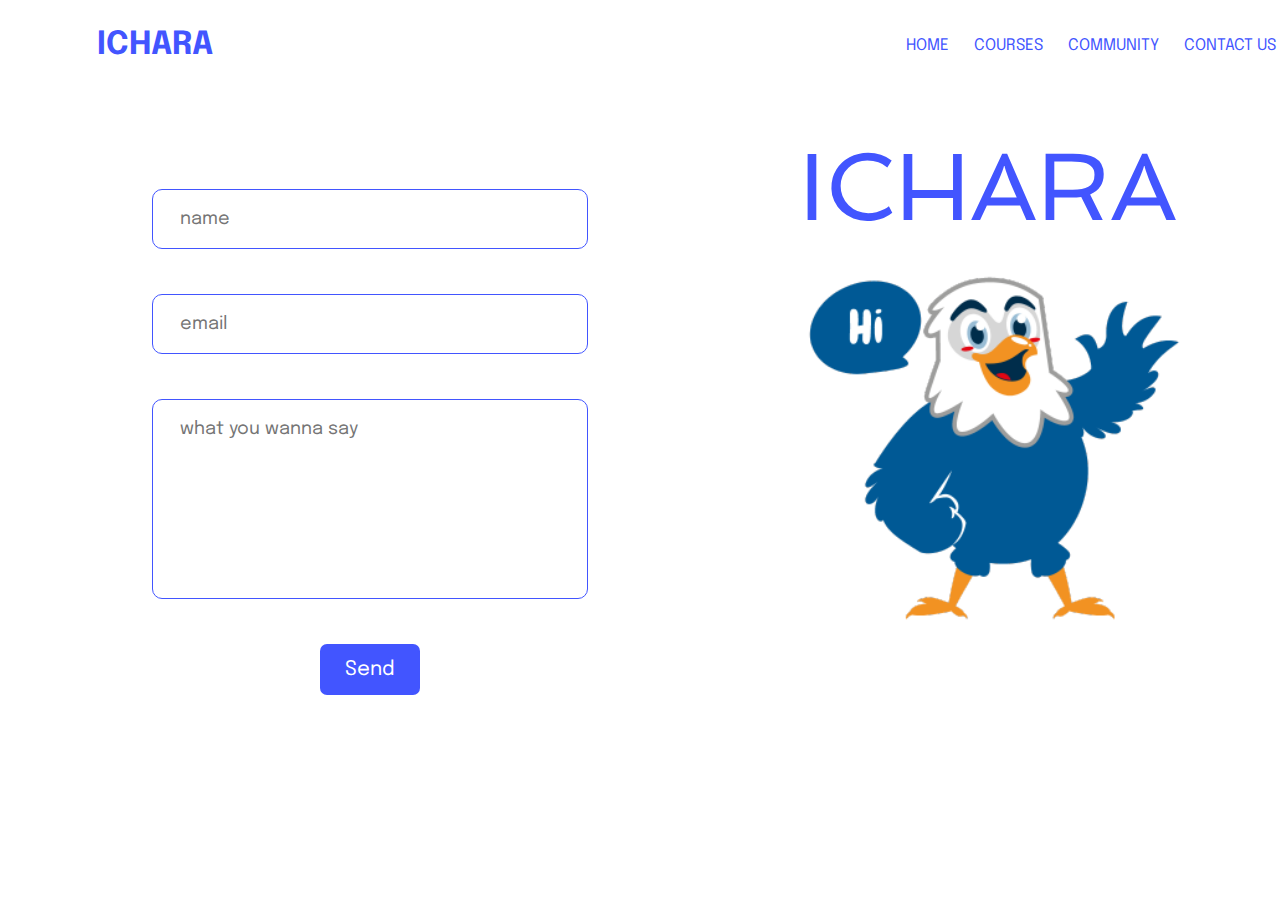
<file: hakiwha/contactus/index.html>
<!DOCTYPE html>
<html lang="en">
<head>
    <meta charset="UTF-8">
    <meta name="viewport" content="width=device-width, initial-scale=1.0">
    <title>Register</title>
    <link rel="stylesheet" href="./style.css">
    <link rel="preconnect" href="https://fonts.googleapis.com">
<link rel="preconnect" href="https://fonts.gstatic.com" crossorigin>
<link href="https://fonts.googleapis.com/css2?family=Epilogue:ital,wght@0,100..900;1,100..900&display=swap" rel="stylesheet">
<link rel="preconnect" href="https://fonts.googleapis.com">
<link rel="preconnect" href="https://fonts.gstatic.com" crossorigin>
<link href="https://fonts.googleapis.com/css2?family=Epilogue:ital,wght@0,100..900;1,100..900&family=Spinnaker&display=swap" rel="stylesheet">
</head>
<body>
  <div class="navbar">
    <div class="name">
      <h1 class="titlelogo">ICHARA</h1>
    </div>
    <div class="sections">
      <ul class="list">
        <li class="li">HOME</li>
        <li class="li">COURSES</li>
        <li class="li">COMMUNITY</li>
        <li class="li">CONTACT US</li>
      </ul>
              
    </div>
  </div>
    <div class="box">
       <form>
        <div class="container3  ">
        
         <div class="login">
           <input type="text" placeholder="name" class="subbox"     required>
           <input type="text" placeholder="email" class="subbox"    required>
           <input type="text" placeholder="what you wanna say" class="subbox" id="textarea" required>
          
         </div>
         <input type="submit" id="botton1" value="Send"></input>
       </div>
       </form>
       <div id="container2" >
        <div id="ichara">ICHARA</div>
        <img src="sa9r.png"> 
        
        </div>
       </div>
    </div>
</body>
</html>
</file>
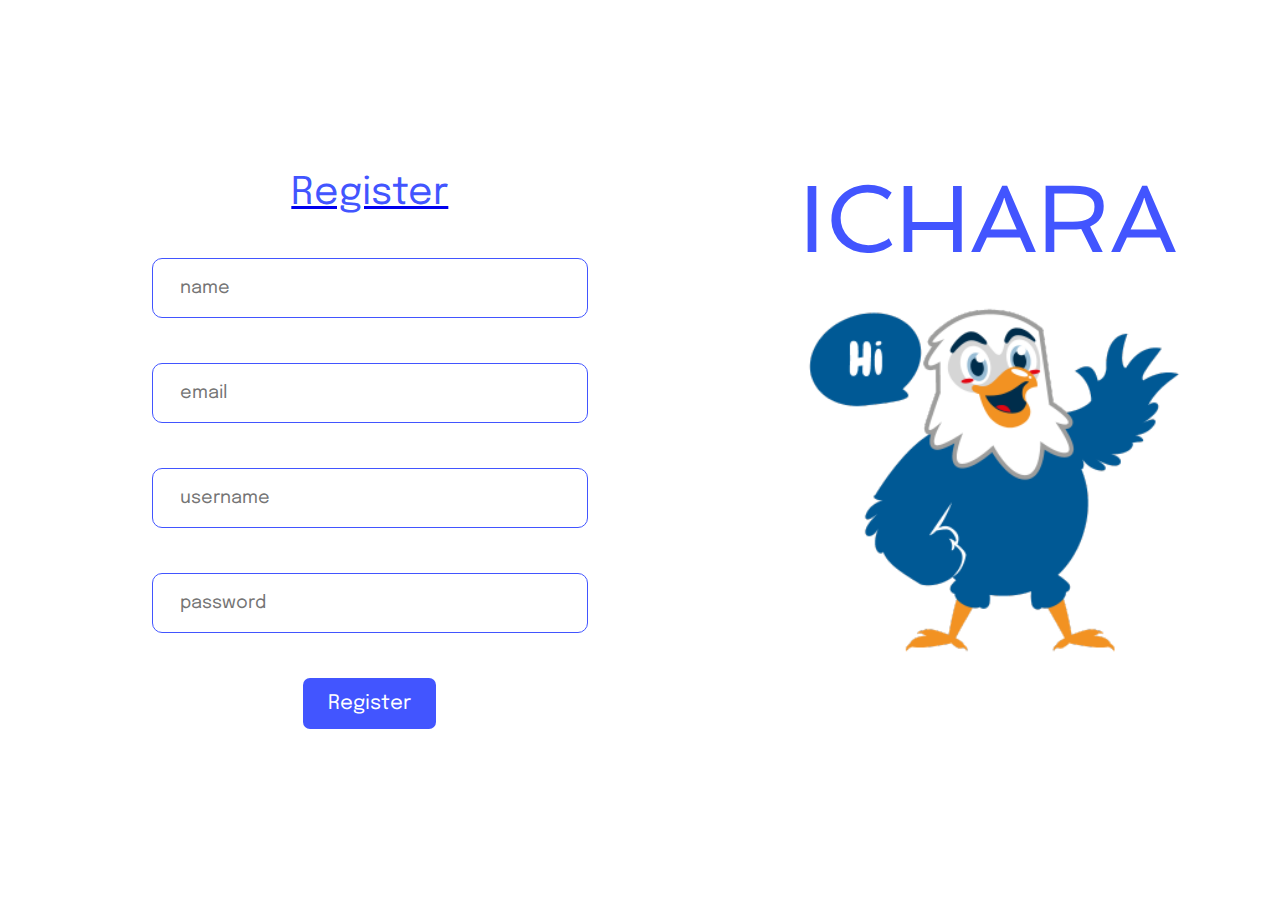
<file: hakiwha/login/index.html>
<!DOCTYPE html>
<html lang="en">
<head>
    <meta charset="UTF-8">
    <meta name="viewport" content="width=device-width, initial-scale=1.0">
    <title>Register</title>
    <link rel="stylesheet" href="style.css">
    <link rel="preconnect" href="https://fonts.googleapis.com">
<link rel="preconnect" href="https://fonts.gstatic.com" crossorigin>
<link href="https://fonts.googleapis.com/css2?family=Epilogue:ital,wght@0,100..900;1,100..900&display=swap" rel="stylesheet">
<link rel="preconnect" href="https://fonts.googleapis.com">
<link rel="preconnect" href="https://fonts.gstatic.com" crossorigin>
<link href="https://fonts.googleapis.com/css2?family=Epilogue:ital,wght@0,100..900;1,100..900&family=Spinnaker&display=swap" rel="stylesheet">
</head>
<body>
    <div class="box">
       <form>
        <div class="container3  ">
         <a href="special page/index.html"><div id="title1"> Register </div></a>
         <div class="login">
           <input type="text" placeholder="name" class="subbox"     required>
           <input type="text" placeholder="email" class="subbox"    required>
           <input type="text" placeholder="username" class="subbox" required>
           <input type="password" placeholder="password" class="subbox" required>
         </div>
         <input type="submit" id="botton1" value="Register"></input>
       </div>
       </form>
       <div id="container2" >
        <div id="ichara">ICHARA</div>
        <img src="sa9r.png"> 
        
        </div>
       </div>
    </div>
</body>
</html>
</file>
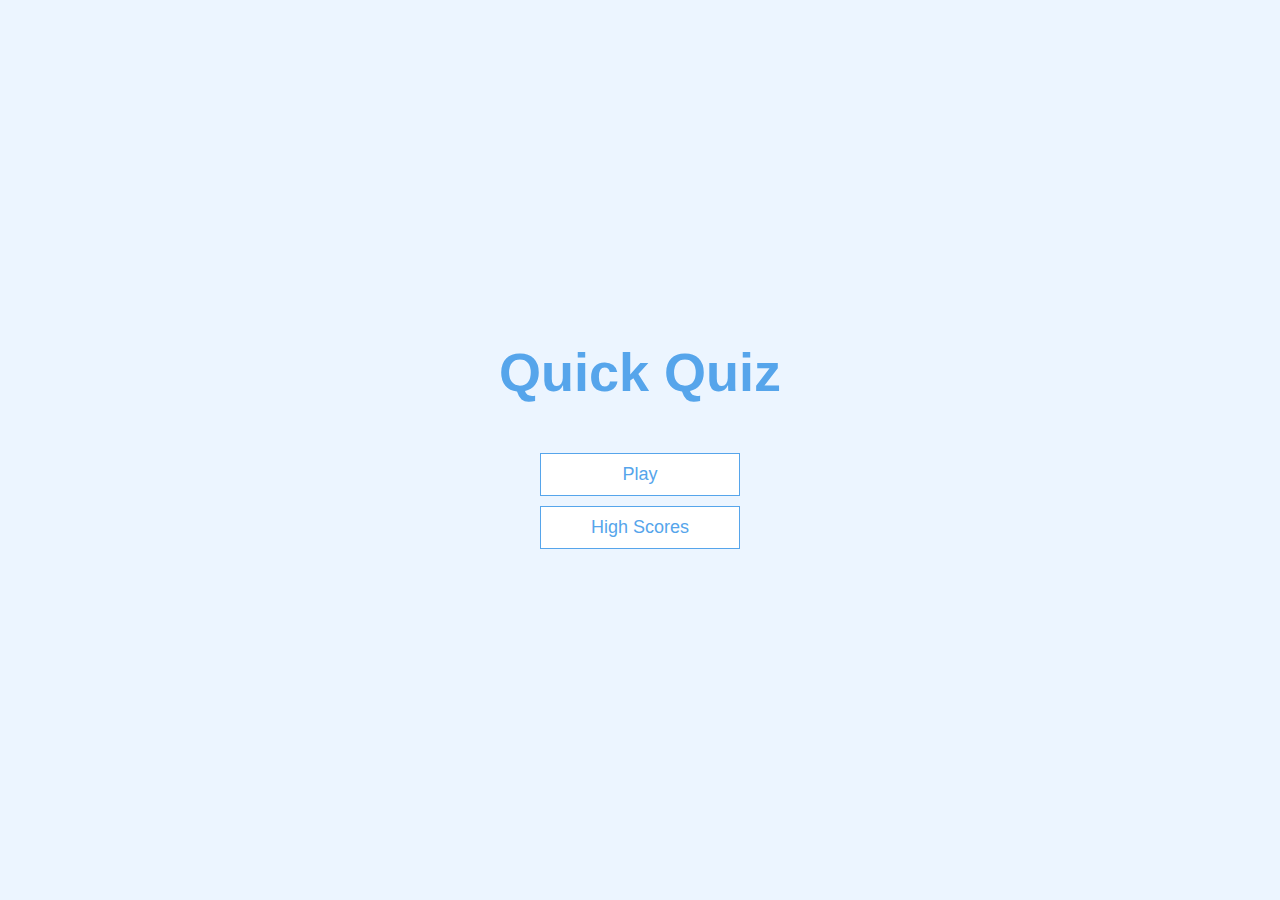
<file: hakiwha/Quiz feature/index.html>
<!DOCTYPE html>
<html lang="en">
  <head>
    <meta charset="UTF-8" />
    <meta name="viewport" content="width=device-width, initial-scale=1.0" />
    <meta http-equiv="X-UA-Compatible" content="ie=edge" />
    <title>Quick Quiz</title>
    <link rel="stylesheet" href="app.css" />
  </head>
  <body>
    <div class="container">
      <div id="home" class="flex-center flex-column">
        <h1>Quick Quiz</h1>
        <a class="btn" href="game.html">Play</a>
        <a class="btn" href="/highscores.html">High Scores</a>
      </div>
    </div>
  </body>
</html>
</file>
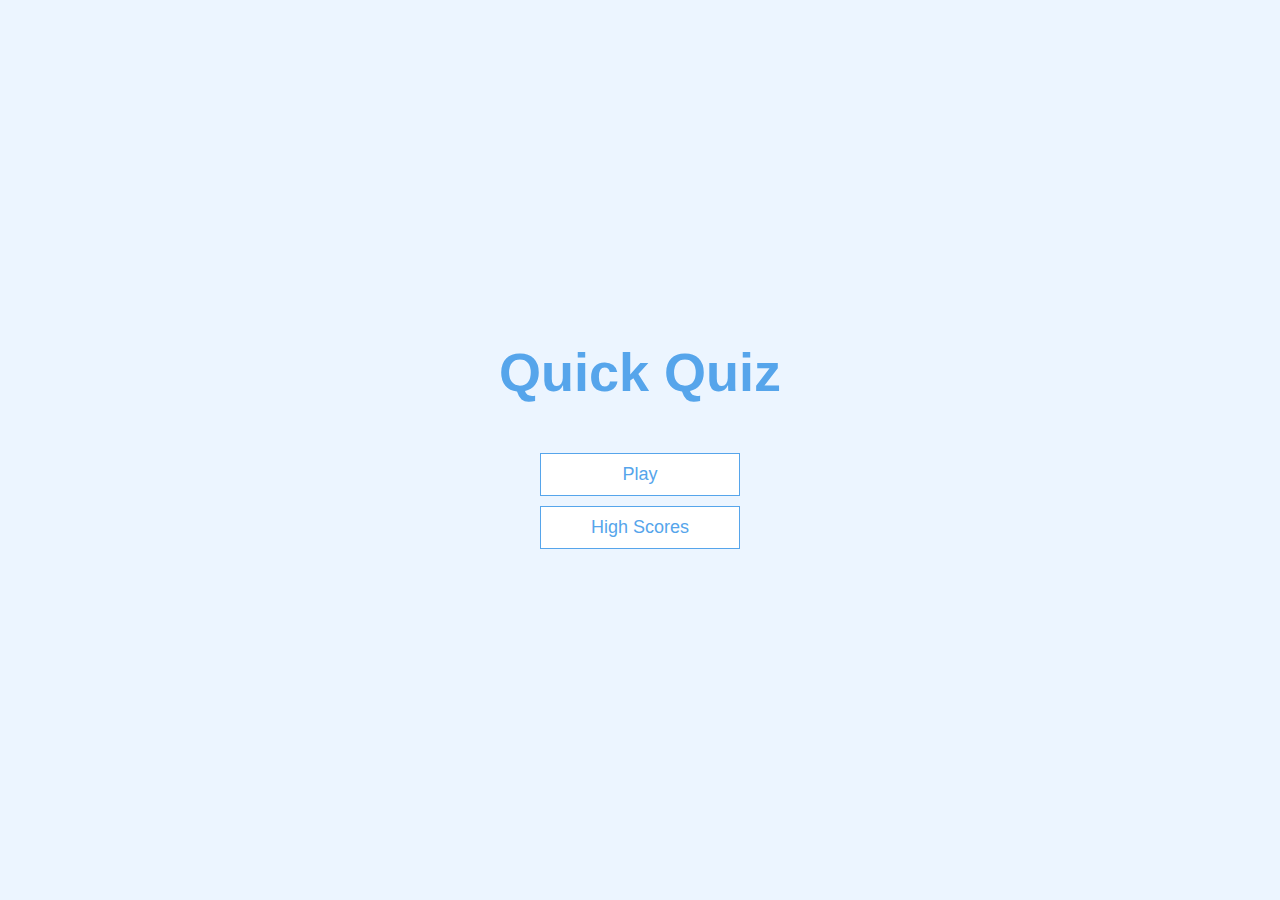
<file: hakiwha/quizzz-main/index.html>
<!DOCTYPE html>
<html lang="en">
  <head>
    <meta charset="UTF-8" />
    <meta name="viewport" content="width=device-width, initial-scale=1.0" />
    <meta http-equiv="X-UA-Compatible" content="ie=edge" />
    <title>Quick Quiz</title>
    <link rel="stylesheet" href="app.css" />
  </head>
  <body>
    <div class="container">
      <div id="home" class="flex-center flex-column">
        <h1>Quick Quiz</h1>
        <a class="btn" href="game.html">Play</a>
        <a class="btn" href="./">High Scores</a>
      </div>
    </div>
  </body>
</html>
</file>
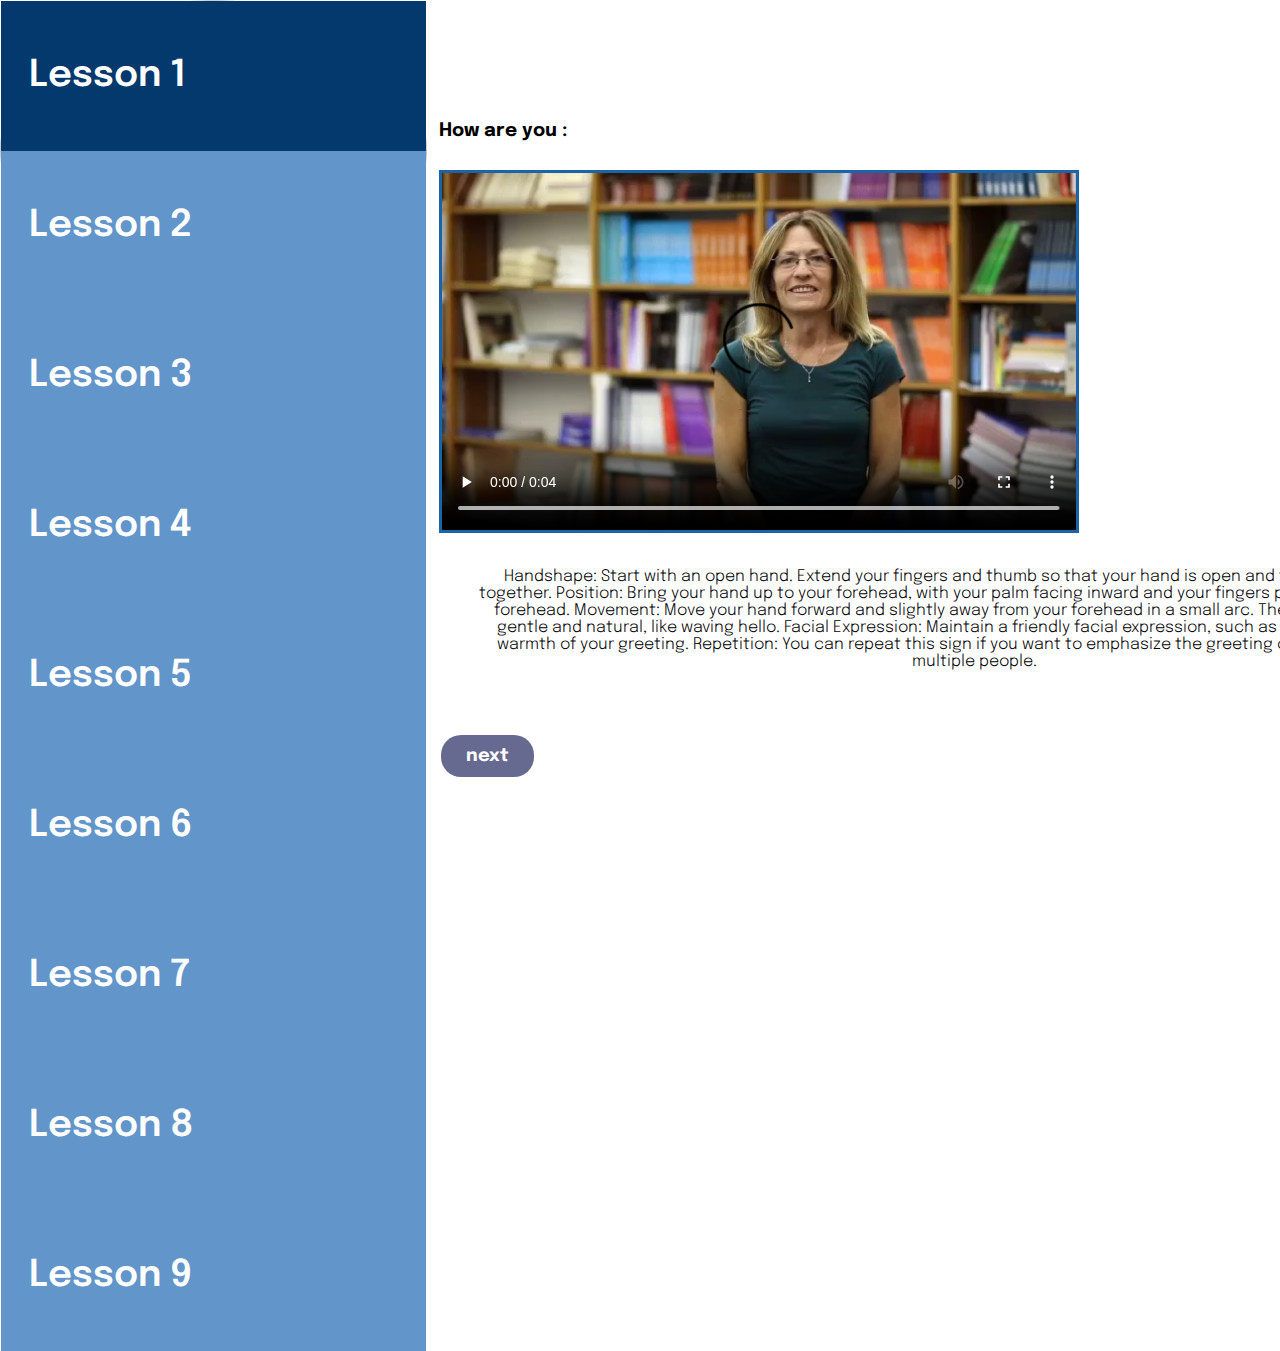
<file: hakiwha/special page/index.html>
<!DOCTYPE html>
<html>
<head>
<meta name="viewport" content="width=device-width, initial-scale=1">
<link href="./style.css" rel="stylesheet">
</head>
<body>

<div class="tab">
  <button class="tablinks" onclick="openCity(event, 'one')" id="defaultOpen"><div class="lesson-nb-container"><p class="lesson-nb">Lesson 1</p></div></button>
  <button class="tablinks" onclick="openCity(event, 'two')"><div class="lesson-nb-container"><p class="lesson-nb">Lesson 2</p></div></button>
  <button class="tablinks" onclick="openCity(event, 'three')"><div class="lesson-nb-container"><p class="lesson-nb">Lesson 3</p></div></button>
  <button class="tablinks" onclick="openCity(event, 'four')" id="defaultOpen"><div class="lesson-nb-container"><p class="lesson-nb">Lesson 4</p></div></button>
  <button class="tablinks" onclick="openCity(event, 'five')"><div class="lesson-nb-container"><p class="lesson-nb">Lesson 5</p></div></button>
  <button class="tablinks" onclick="openCity(event, 'six')"><div class="lesson-nb-container"><p class="lesson-nb">Lesson 6</p></div></button>
  <button class="tablinks" onclick="openCity(event, 'four')" id="defaultOpen"><div class="lesson-nb-container"><p class="lesson-nb">Lesson 7</p></div></button>
  <button class="tablinks" onclick="openCity(event, 'five')"><div class="lesson-nb-container"><p class="lesson-nb">Lesson 8</p></div></button>
  <button class="tablinks" onclick="openCity(event, 'six')"><div class="lesson-nb-container"><p class="lesson-nb">Lesson 9</p></div></button>
</div>
<div class="droite">
<div id="one" class="tabcontent">
  <div class="kl">
    <h3>How are you :</h3>
      <video class="vid" width="640" controls >
        <source src="./how are you.mp4" type="video/mp4">
      </video>

    <h4>Handshape: Start with an open hand. Extend your fingers and thumb so that your hand is open and flat, with your fingers together.

      Position: Bring your hand up to your forehead, with your palm facing inward and your fingers pointing up towards your forehead.
      
      Movement: Move your hand forward and slightly away from your forehead in a small arc. The movement should be gentle and natural, like waving hello.
      
      Facial Expression: Maintain a friendly facial expression, such as a smile, to convey the warmth of your greeting.
      
      Repetition: You can repeat this sign if you want to emphasize the greeting or if you are signing to multiple people.</h4>
    <button onclick="nextLesson(event)">next</button>
  </div>
</div>

<div id="two" class="tabcontent">
  <div class="kl">
    <h3>I am sorry :</h3>
    <div class="vid">
      <video src="./I am sorry.mp4" controls></video>
    </div>
    <h4>Handshape: Start with an open hand. Extend your fingers and thumb so that your hand is open and flat, with your fingers together.

      Position: Bring your hand up to your chin, with your palm facing inward and your fingers pointing up towards your chin.
      
      Movement: Move your hand forward and slightly down, ending with your palm facing slightly downward. The movement is a small, gentle arc.
      
      Facial Expression: Maintain a sincere and apologetic facial expression to convey the meaning of the sign.
      
      Repetition: You can repeat this sign if you want to emphasize your apology.</h4>
    <button onclick="nextLesson(event)">next</button>
  </div>
</div>
<div id="three" class="tabcontent">
  <div class="kl">
    <h3>i didnt mean to :</h3>
    <div class="vid">
      <video src="./i didint mean to.mp4" controls></video>
    </div>
    <h4>Handshape: Start with an open hand. Extend your fingers and thumb so that your hand is open and flat, with your fingers together.

      Position: Bring your hand up to your chest, with your palm facing inward and your fingers pointing up towards your chest.
      
      Movement: Move your hand forward and slightly away from your chest in a small arc. The movement should be gentle and convey a sense of apology.
      
      Facial Expression: Maintain a sincere and apologetic facial expression to convey the meaning of the sign.
      
      Additional Sign: To add the meaning of "didn't mean to," you can combine the sign for "accident" or "mistake" with the sign for "I" (pointing to yourself).</h4>
    <button onclick="nextLesson(event)">next</button>
  </div>
</div>

<div id="four" class="tabcontent">
  <div class="kl">
    <h3>awesome :</h3>
    <div class="vid">
      <video src="./awesome.mp4" controls></video>
    </div>
    <h4>Handshape: Start with both hands in a "5" handshape. This means your fingers are extended and together, and your thumb is tucked under your fingers.

      Position: Bring both of your "5" hands up to your chest, with your palms facing inward and your fingers pointing up towards your chest.
      
      Movement: Move both of your hands outward and away from your chest in a symmetrical motion, opening your fingers slightly as you move. The movement should be smooth and energetic, conveying a sense of excitement or positivity.
      
      Facial Expression: Maintain an enthusiastic and positive facial expression to convey the meaning of "awesome."
      
      Repetition: You can repeat this sign if you want to emphasize the awesomeness of something.</h4>
    <button onclick="nextLesson(event)">next</button>
  </div>
</div>

<div id="five" class="tabcontent">
  <div class="kl">
    <h3>no thanks :</h3>
    <div class="vid">
      <video src="./no thanks.mp4" controls></video>
    </div>
    <h4>Handshape: Start with your dominant hand in a flat, open "5" handshape, with your fingers together and your thumb tucked under your fingers.

      Position: Hold your hand near your chest, with your palm facing downward and your fingers pointing forward.
      
      Movement: Move your hand slightly downward and away from your body in a short, quick motion. This movement indicates a polite refusal or rejection.
      
      Facial Expression: Maintain a neutral or slightly apologetic facial expression to convey the meaning of "no thanks."
      
      Non-Manual Marker: You can add a head shake from side to side to reinforce the negation.</h4>
    <button onclick="nextLesson(event)">next</button>
  </div>
</div>
<div id="six" class="tabcontent">
  <div class="kl">
    <h3>what happened :</h3>
    <div class="vid">
      <video src="./what happend.mp4" controls></video>
    </div>
    <h4>Sign "WHAT":

      Handshape: "5" handshape (open hand with fingers together and thumb tucked in).
      Position: Start near your forehead with your palm facing inward and your fingers pointing up.
      Movement: Move your hand forward and slightly down in a small arc.
      Sign "HAPPEN" or "HAPPENED":
      
      Handshape: "S" handshape (fist with the index and middle fingers extended and held together).
      Position: Start near your chin with your palm facing inward and your fingers pointing up.
      Movement: Move your hand forward and slightly down in a small arc.
      Put these two signs together in a fluid motion to ask "what happened" in ASL.</h4>
    <button onclick="nextLesson(event)">next</button>
  </div>
</div>

<div id="seven" class="tabcontent">
  <div class="kl">
    <h3>Thank you :</h3>
    <div class="vid">
      <video src="./thankyou.mp4" controls></video>
    </div>
    <h4>Handshape: Start with your dominant hand in a flat, open "5" handshape, with your fingers together and your thumb tucked under your fingers.

      Position: Hold your dominant hand near your chin, with your palm facing inward and your fingers pointing up towards your chin.
      
      Movement: Move your hand forward and down in a small arc, ending with your palm facing outward. This movement is a gesture of gratitude.
      
      Facial Expression: Maintain a sincere and appreciative facial expression to convey the meaning of "thank you."
      
      Non-Manual Marker: You can add a nod of the head to further emphasize your gratitude.</h4>
    <button onclick="nextLesson(event)">next</button>
  </div>
</div>


<div id="eight" class="tabcontent">
  <div class="kl">
    <h3>what :</h3>
    <div class="vid">
      <video src="./what.mp4" controls></video>
    </div>
    <h4>Handshape: Start with your dominant hand in a flat, open "5" handshape, with your fingers together and your thumb tucked under your fingers.

      Position: Hold your hand up near your forehead, with your palm facing inward and your fingers pointing up towards your forehead.
      
      Movement: Move your hand forward and slightly away from your forehead in a short, quick motion, ending with your palm facing slightly downward. This movement indicates a questioning or inquisitive gesture.
      
      Facial Expression: Maintain a curious and questioning facial expression to convey the meaning of "what."
      
      Non-Manual Marker: You can furrow your eyebrows slightly to further emphasize the question.
      
      </h4>
    <button onclick="nextLesson(event)">next</button>
  </div>
</div>

<div id="nine" class="tabcontent">
  <div class="kl">
    <h3>where :</h3>
    <div class="vid">
      <video src="./where.mp4" controls></video>
    </div>
    <h4>Handshape: Start with your dominant hand in a flat, open "B" handshape, with your fingers together and your thumb sticking out to the side.

      Position: Hold your hand up near your shoulder, with your palm facing inward and your fingers pointing forward.
      
      Movement: Move your hand forward and away from your body in a short, quick motion, ending with your palm facing slightly downward. This movement indicates a questioning or inquisitive gesture.
      
      Facial Expression: Maintain a curious and questioning facial expression to convey the meaning of "where."
      
      Non-Manual Marker: You can furrow your eyebrows slightly to further emphasize the question.</h4>
    <button onclick="nextLesson(event)">next</button>
  </div>
</div>
<script src="./script.js"></script>
</body>
</html>
</file>
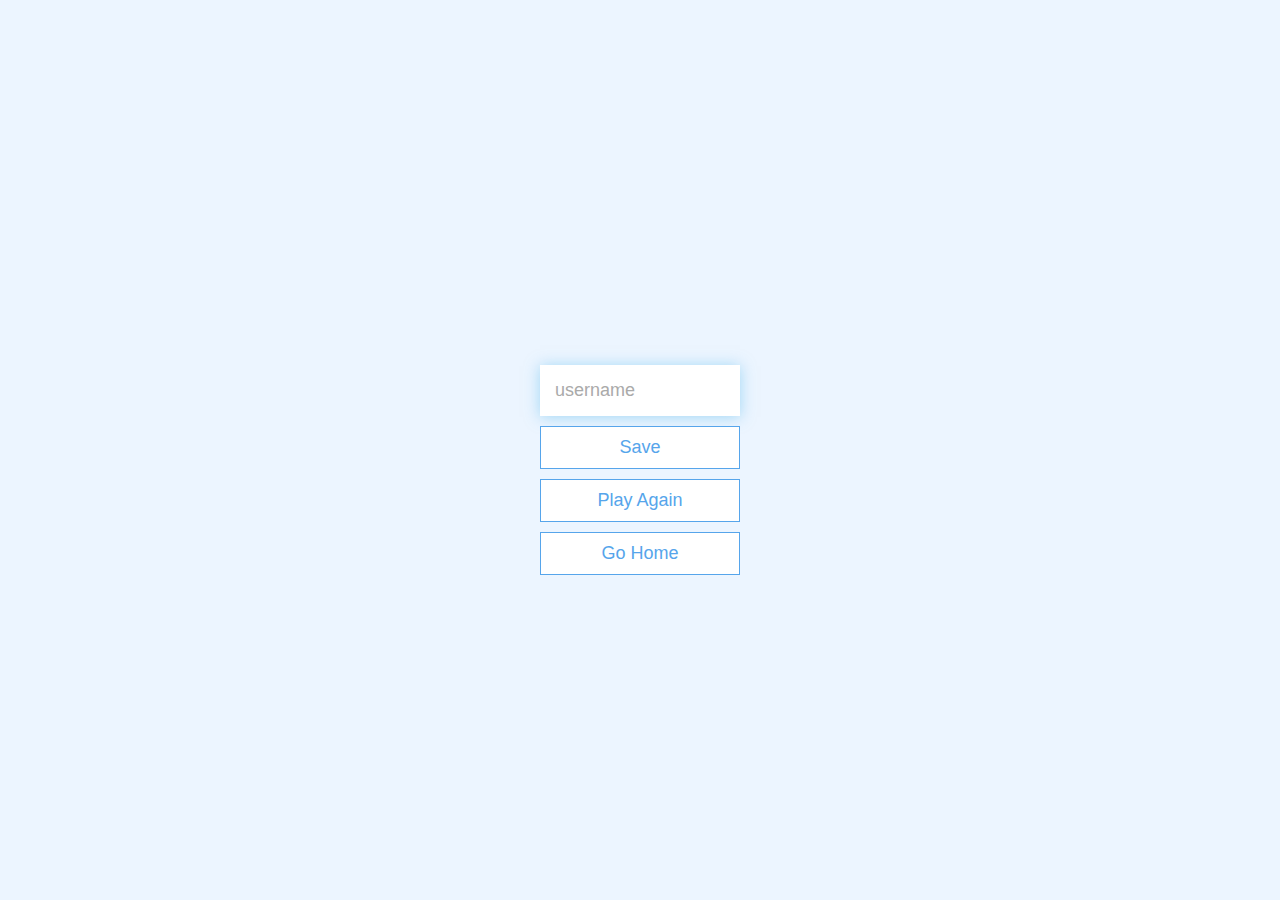
<file: hakiwha/Quiz feature/end.html>
<!DOCTYPE html>
<html lang="en">
  <head>
    <meta charset="UTF-8" />
    <meta name="viewport" content="width=device-width, initial-scale=1.0" />
    <meta http-equiv="X-UA-Compatible" content="ie=edge" />
    <title>Congrats!</title>
    <link rel="stylesheet" href="app.css" />
  </head>
  <body>
    <div class="container">
      <div id="end" class="flex-center flex-column">
        <h1 id="finalScore"></h1>
        <form>
          <input
            type="text"
            name="username"
            id="username"
            placeholder="username"
          />
          <button
            type="submit"
            class="btn"
            id="saveScoreBtn"
            onclick="saveHighScore(event)"
            disabled
          >
            Save
          </button>
        </form>
        <a class="btn" href="/game.html">Play Again</a>
        <a class="btn" href="/">Go Home</a>
      </div>
    </div>
    <script src="end.js"></script>
  </body>
</html>
</file>
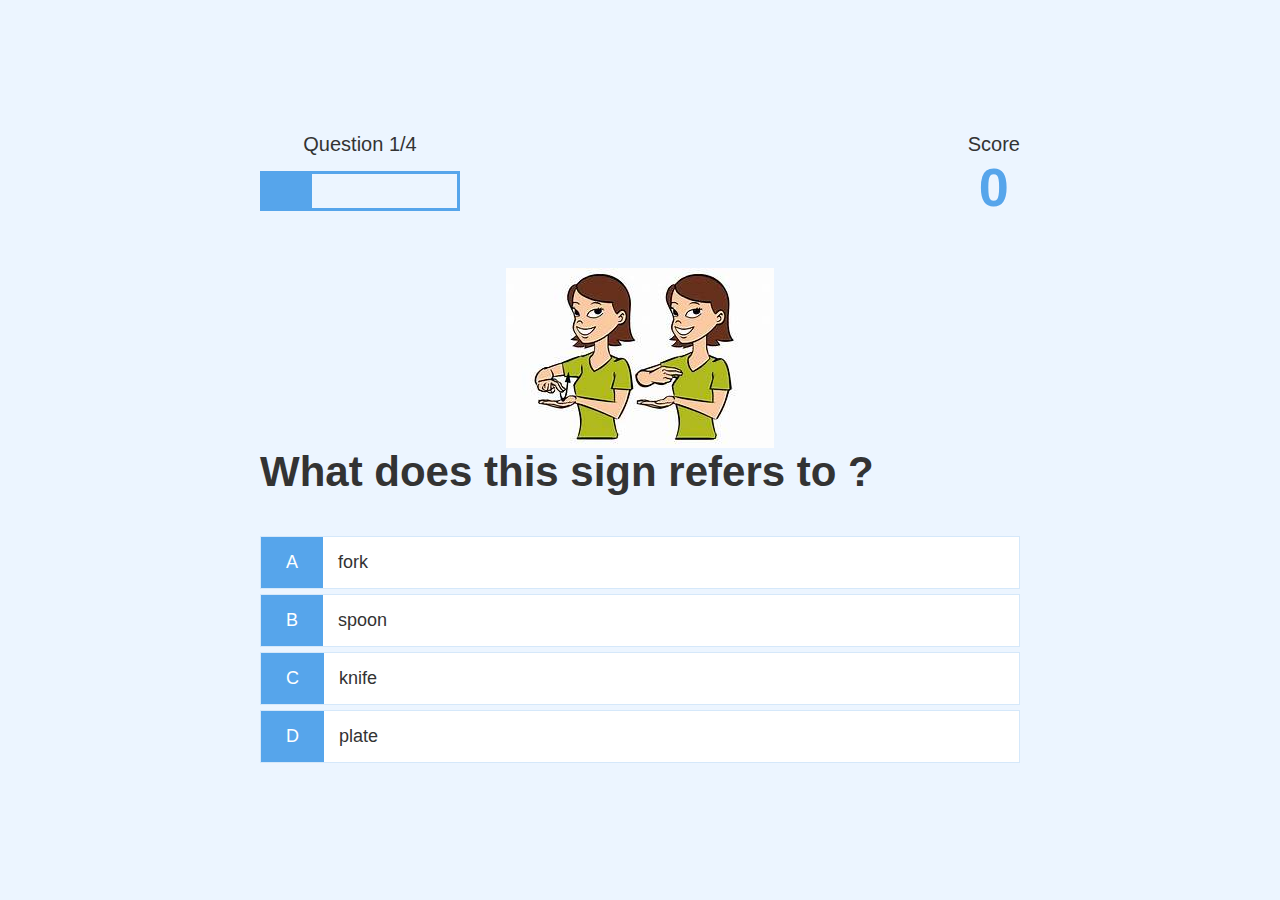
<file: hakiwha/Quiz feature/game.html>
<!DOCTYPE html>
<html lang="en">
  <head>
    <meta charset="UTF-8" />
    <meta name="viewport" content="width=device-width, initial-scale=1.0" />
    <meta http-equiv="X-UA-Compatible" content="ie=edge" />
    <title>Quick Quiz - Play</title>
    <link rel="stylesheet" href="app.css" />
    <link rel="stylesheet" href="game.css" />
  </head>
  <body>
    <div class="container">
      <div id="game" class="justify-center flex-column">
        <div id="hud">
          <div id="hud-item">
            <p id="progressText" class="hud-prefix">
              Question
            </p>
            <div id="progressBar">
              <div id="progressBarFull"></div>
            </div>
          </div>
          <div id="hud-item">
            <p class="hud-prefix">
              Score
            </p>
            <h1 class="hud-main-text" id="score">
              0
            </h1>
          </div>
        </div>
        <div class="image" >
          <img src="" id="quizimage">
        </div>
        <h2 id="question">What is the answer to this questions?</h2>
        <div class="choice-container">
          <p class="choice-prefix">A</p>
          <p class="choice-text" data-number="1">Choice 1</p>
        </div>
        <div class="choice-container">
          <p class="choice-prefix">B</p>
          <p class="choice-text" data-number="2">Choice 2</p>
        </div>
        <div class="choice-container">
          <p class="choice-prefix">C</p>
          <p class="choice-text" data-number="3">Choice 3</p>
        </div>
        <div class="choice-container">
          <p class="choice-prefix">D</p>
          <p class="choice-text" data-number="4">Choice 4</p>
        </div>
      </div>
    </div>
    <script src="game.js"></script>
  </body>
</html>
</file>
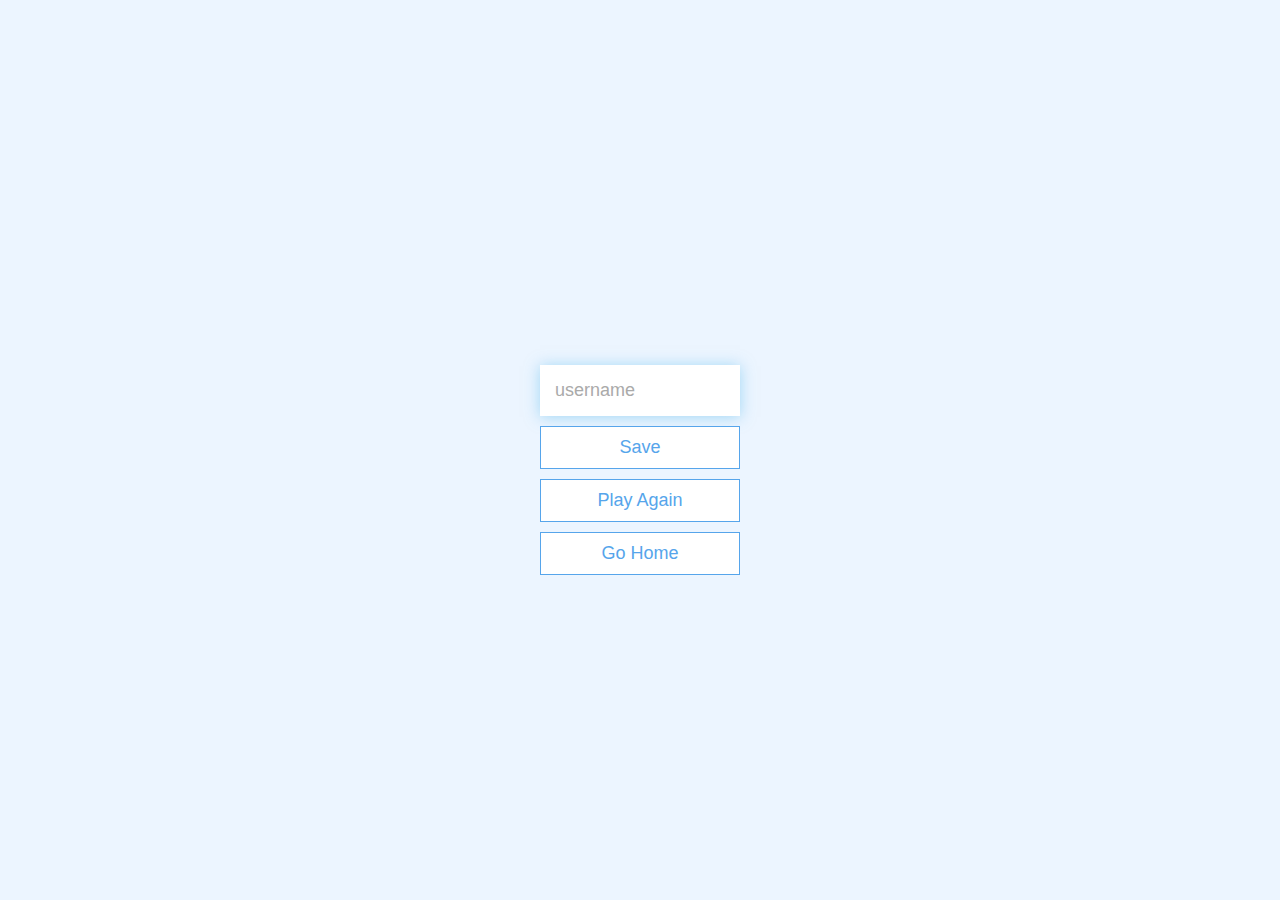
<file: hakiwha/quizzz-main/end.html>
<!DOCTYPE html>
<html lang="en">
  <head>
    <meta charset="UTF-8" />
    <meta name="viewport" content="width=device-width, initial-scale=1.0" />
    <meta http-equiv="X-UA-Compatible" content="ie=edge" />
    <title>Congrats!</title>
    <link rel="stylesheet" href="app.css" />
  </head>
  <body>
    <div class="container">
      <div id="end" class="flex-center flex-column">
        <h1 id="finalScore"></h1>
        <form>
          <input
            type="text"
            name="username"
            id="username"
            placeholder="username"
          />
          <button
            type="submit"
            class="btn"
            id="saveScoreBtn"
            onclick="saveHighScore(event)"
            disabled
          >
            Save
          </button>
        </form>
        <a class="btn" href="/game.html">Play Again</a>
        <a class="btn" href="/">Go Home</a>
      </div>
    </div>
    <script src="end.js"></script>
  </body>
</html>
</file>
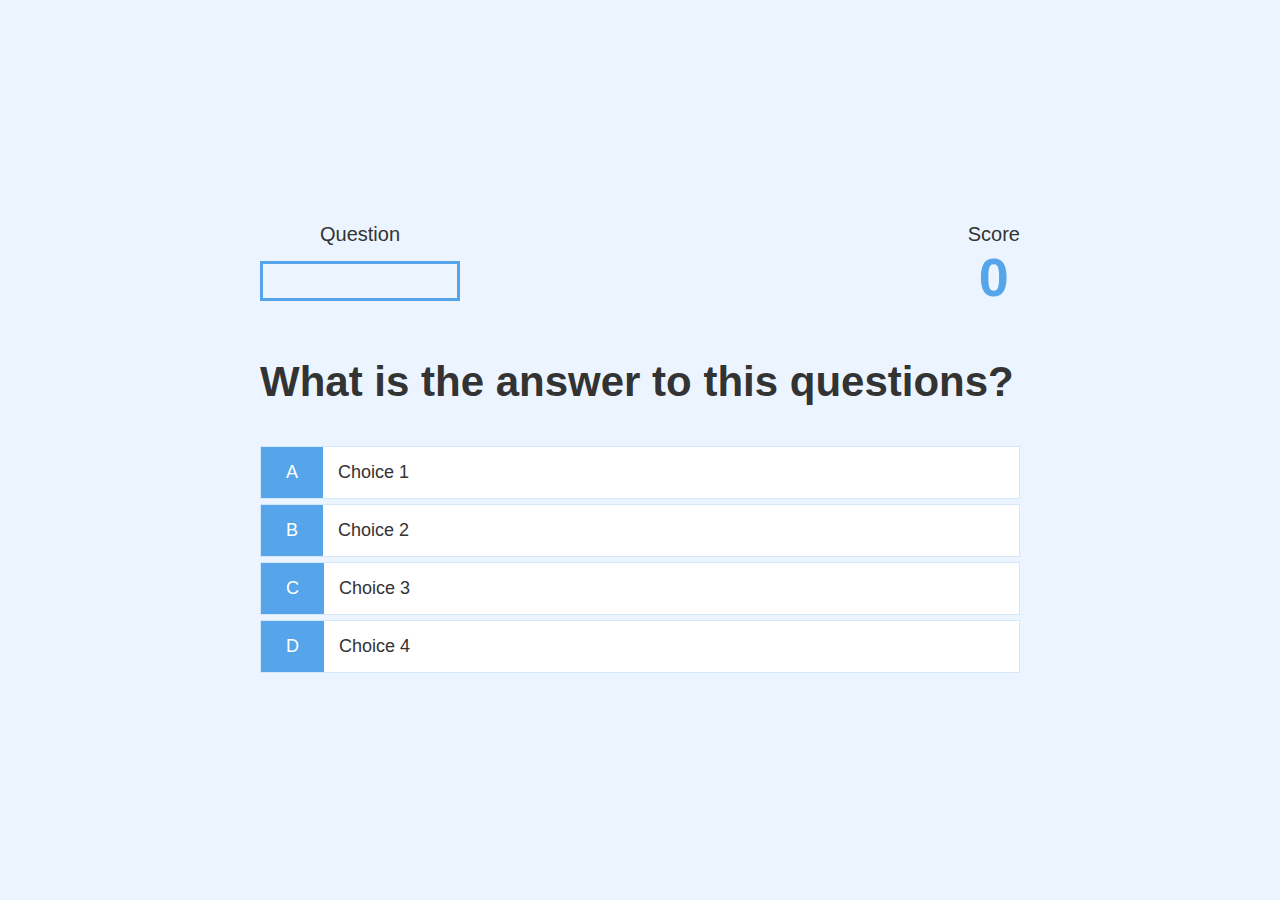
<file: hakiwha/quizzz-main/game.html>
<!DOCTYPE html>
<html lang="en">
  <head>
    <meta charset="UTF-8" />
    <meta name="viewport" content="width=device-width, initial-scale=1.0" />
    <meta http-equiv="X-UA-Compatible" content="ie=edge" />
    <title>Quick Quiz - Play</title>
    <link rel="stylesheet" href="app.css" />
    <link rel="stylesheet" href="game.css" />
  </head>
  <body>
    <div class="container">
      <div id="game" class="justify-center flex-column">
        <div id="hud">
          <div id="hud-item">
            <p id="progressText" class="hud-prefix">
              Question
            </p>
            <div id="progressBar">
              <div id="progressBarFull"></div>
            </div>
          </div>
          <div id="hud-item">
            <p class="hud-prefix">
              Score
            </p>
            <h1 class="hud-main-text" id="score">
              0
            </h1>
          </div>
        </div>
        <h2 id="question">What is the answer to this questions?</h2>
        <div class="choice-container">
          <p class="choice-prefix">A</p>
          <p class="choice-text" data-number="1">Choice 1</p>
        </div>
        <div class="choice-container">
          <p class="choice-prefix">B</p>
          <p class="choice-text" data-number="2">Choice 2</p>
        </div>
        <div class="choice-container">
          <p class="choice-prefix">C</p>
          <p class="choice-text" data-number="3">Choice 3</p>
        </div>
        <div class="choice-container">
          <p class="choice-prefix">D</p>
          <p class="choice-text" data-number="4">Choice 4</p>
        </div>
      </div>
    </div>
    <script src="game.js"></script>
  </body>
</html>
</file>
<file: hakiwha/contactus/style.css>
*{
    padding: 0;
    margin:0;
    box-sizing: border-box;
    font-family: "Epilogue", sans-serif;
}
header {
    margin: 0;
    padding: 0;
    box-sizing: border-box;
  }
  .navbar {
      height: 10vh;
      background-color: white;
      display: flex;
      position: fixed;
      width: 100%;
      margin: 0;
      padding: 0;
      box-sizing: border-box;
  }
  .name {
      flex: 1;
      font-family: "Spinnaker", sans-serif;
      font-weight: 400;
      font-style: normal;
      color: #4255FF;
      display: flex;
      align-items: center;
      justify-content: center;
      height: 100%;
      text-align: center;
  }
  header button {
      background-color: #4255FF; /* Green */
    color: white;
    border: none;
    padding: 15px 22px;
    text-align: center;
  text-decoration: none;
  display: inline-block;
  font-size: 5px;
  margin: 4px 2px;
  cursor: pointer;
  border-radius: 20px;
  font-size: large;
  font-family: "Spinnaker", sans-serif;
  font-weight: 400;
  font-style: normal;
  margin-left: 25px;
}
.sections {
    flex: 4;
    font-family: "Spinnaker", sans-serif;
    font-weight: 400;
    font-style: normal;
    color: #4255FF;
    display: flex;
    align-items: center;
    justify-content: flex-end;
    margin-right: 32px;
    width: 100%;
}
.list {
    list-style: none;
    display: flex;
    flex-direction: row;
    margin-right: 2px;
}
.li {margin-left:25px;
}
.box{
    display: flex;
    flex-direction: row;
    justify-content: space-evenly;
    align-items: center;
}
body{
    padding: 30px;
    padding-top: 0px;
}
.container3{
    margin-top: 144px;
    margin-left: 144px;
    display: flex;
    flex-direction: column;
    align-items: center;
    width: 35%;
}
.login{
    display: flex;
    flex-direction: column;
}
.subbox{
    margin-top: 45px;
    Width: 436px;
    height: 60px;
    border-radius: 10px;
    border: 1.8px solid;
    border-color: #4255FF;
    font-size: 18px;
    padding-left: 27px;
    color: rgba(0, 0, 0, 0.47);
}
#textarea{
    height: 200px;
    padding-bottom: 140px;
}
#title1{
    font-size: 38px;
    color: #4255FF;
}
#botton1{
    background-color: #4255FF;
    margin-top: 45px;
    padding:15px 25px;
    font-size: 20px;
    border-radius: 7px;
    color: white;
    cursor: pointer;
    border: none;
}
#botton1:hover{
    background-color: hsl(234, 100%, 68%);
}
#container2{
    display: flex;
    flex-direction: column;
    margin-top: -75px;
    width: 35%;
    margin-right:-70px ;
}
#ichara{
  font-size: 96px;
  font-weight: 400;
  color: #4255FF;
  margin-bottom: -85px;
  margin-top: 177px;
  font-family: "Spinnaker", sans-serif;
}
#container2 img{
    width: 385px;
    height: 500px;
    margin-top: 10px;
}
</file>
<file: hakiwha/login/style.css>
*{
    padding: 0;
    margin:0;
    box-sizing: border-box;
    font-family: "Epilogue", sans-serif;
}
.box{
    display: flex;
    flex-direction: row;
    justify-content: space-evenly;
    align-items: center;
}
body{
    padding-top: -10px;
    padding: 30px;
}
.container3{
    margin-top: 144px;
    margin-left: 144px;
    display: flex;
    flex-direction: column;
    align-items: center;
    width: 35%;
}
.login{
    display: flex;
    flex-direction: column;
}
.subbox{
    margin-top: 45px;
    Width: 436px;
    height: 60px;
    border-radius: 10px;
    border: 1.8px solid;
    border-color: #4255FF;
    font-size: 18px;
    padding-left: 27px;
    color: rgba(0, 0, 0, 0.47);
}
#title1{
    font-size: 38px;
    color: #4255FF;
}
#botton1{
    background-color: #4255FF;
    margin-top: 45px;
    padding:15px 25px;
    font-size: 20px;
    border-radius: 7px;
    color: white;
    cursor: pointer;
    border: none;
}
#botton1:hover{
    background-color: hsl(234, 100%, 68%);
}
#container2{
    display: flex;
    flex-direction: column;
    margin-top: -75px;
    width: 35%;
    margin-right:-70px ;
}
#ichara{
  font-size: 96px;
  font-weight: 400;
  color: #4255FF;
  margin-bottom: -85px;
  margin-top: 177px;
  font-family: "Spinnaker", sans-serif;
}
#container2 img{
    width: 385px;
    height: 500px;
    margin-top: 10px;
}
</file>
<file: hakiwha/Quiz feature/app.css>
:root {
  background-color: #ecf5ff;
  font-size: 62.5%;
}

* {
  box-sizing: border-box;
  font-family: Arial, Helvetica, sans-serif;
  margin: 0;
  padding: 0;
  color: #333;
}

h1,
h2,
h3,
h4 {
  margin-bottom: 1rem;
}

h1 {
  font-size: 5.4rem;
  color: #56a5eb;
  margin-bottom: 5rem;
}

h1 > span {
  font-size: 2.4rem;
  font-weight: 500;
}

h2 {
  font-size: 4.2rem;
  margin-bottom: 4rem;
  font-weight: 700;
}

h3 {
  font-size: 2.8rem;
  font-weight: 500;
}

/* UTILITIES */

.container {
  width: 100vw;
  height: 100vh;
  display: flex;
  justify-content: center;
  align-items: center;
  max-width: 80rem;
  margin: 0 auto;
  padding: 2rem;
}

.container > * {
  width: 100%;
}

.flex-column {
  display: flex;
  flex-direction: column;
}

.flex-center {
  justify-content: center;
  align-items: center;
}

.justify-center {
  justify-content: center;
}

.text-center {
  text-align: center;
}

.hidden {
  display: none;
}

/* BUTTONS */
.btn {
  font-size: 1.8rem;
  padding: 1rem 0;
  width: 20rem;
  text-align: center;
  border: 0.1rem solid #56a5eb;
  margin-bottom: 1rem;
  text-decoration: none;
  color: #56a5eb;
  background-color: white;
}

.btn:hover {
  cursor: pointer;
  box-shadow: 0 0.4rem 1.4rem 0 rgba(86, 185, 235, 0.5);
  transform: translateY(-0.1rem);
  transition: transform 150ms;
}

.btn[disabled]:hover {
  cursor: not-allowed;
  box-shadow: none;
  transform: none;
}

/* FORMS */
form {
  width: 100%;
  display: flex;
  flex-direction: column;
  align-items: center;
}

input {
  margin-bottom: 1rem;
  width: 20rem;
  padding: 1.5rem;
  font-size: 1.8rem;
  border: none;
  box-shadow: 0 0.1rem 1.4rem 0 rgba(86, 185, 235, 0.5);
}

input::placeholder {
  color: #aaa;
}
</file>
<file: hakiwha/quizzz-main/app.css>
:root {
  background-color: #ecf5ff;
  font-size: 62.5%;
}

* {
  box-sizing: border-box;
  font-family: Arial, Helvetica, sans-serif;
  margin: 0;
  padding: 0;
  color: #333;
}

h1,
h2,
h3,
h4 {
  margin-bottom: 1rem;
}

h1 {
  font-size: 5.4rem;
  color: #56a5eb;
  margin-bottom: 5rem;
}

h1 > span {
  font-size: 2.4rem;
  font-weight: 500;
}

h2 {
  font-size: 4.2rem;
  margin-bottom: 4rem;
  font-weight: 700;
}

h3 {
  font-size: 2.8rem;
  font-weight: 500;
}

/* UTILITIES */

.container {
  width: 100vw;
  height: 100vh;
  display: flex;
  justify-content: center;
  align-items: center;
  max-width: 80rem;
  margin: 0 auto;
  padding: 2rem;
}

.container > * {
  width: 100%;
}

.flex-column {
  display: flex;
  flex-direction: column;
}

.flex-center {
  justify-content: center;
  align-items: center;
}

.justify-center {
  justify-content: center;
}

.text-center {
  text-align: center;
}

.hidden {
  display: none;
}

/* BUTTONS */
.btn {
  font-size: 1.8rem;
  padding: 1rem 0;
  width: 20rem;
  text-align: center;
  border: 0.1rem solid #56a5eb;
  margin-bottom: 1rem;
  text-decoration: none;
  color: #56a5eb;
  background-color: white;
}

.btn:hover {
  cursor: pointer;
  box-shadow: 0 0.4rem 1.4rem 0 rgba(86, 185, 235, 0.5);
  transform: translateY(-0.1rem);
  transition: transform 150ms;
}

.btn[disabled]:hover {
  cursor: not-allowed;
  box-shadow: none;
  transform: none;
}

/* FORMS */
form {
  width: 100%;
  display: flex;
  flex-direction: column;
  align-items: center;
}

input {
  margin-bottom: 1rem;
  width: 20rem;
  padding: 1.5rem;
  font-size: 1.8rem;
  border: none;
  box-shadow: 0 0.1rem 1.4rem 0 rgba(86, 185, 235, 0.5);
}

input::placeholder {
  color: #aaa;
}
</file>
<file: hakiwha/special page/style.css>
@import url('https://fonts.googleapis.com/css2?family=Epilogue:ital,wght@0,100..900;1,100..900&family=Poppins:ital,wght@0,100;0,200;0,300;0,400;0,500;0,600;0,700;0,800;0,900;1,100;1,200;1,300;1,400;1,500;1,600;1,700;1,800;1,900&family=Spinnaker&display=swap');

/* Style the tab */
.tab {
  width: 10%;
  border: 1px solid #ccc;
  background-color: rgb(98, 149, 201);
  width: 50%;
  height: 300px;
  border-radius: 50%;
}
body {
  display: flex;
  width: 100%;
}
.droite {
  width: 100%;
  height: 100vh;
}
/* Style the buttons inside the tab */
.tab button {
  display: block;
  background-color: inherit;
  color: black;
  padding: 22px 16px;
  width: 100%;
  border: none;
  outline: none;
  text-align: left;
  cursor: pointer;
  transition: 0.3s;
  font-size: 37px;
  height: 150px;
  font-family: "Poppins", sans-serif;
  font-weight: 600;
  font-style: normal;
}
.kl button {
  background-color: #666a91; /* Green */
color: white;
padding: 12px 25px;
border: none;
text-align: center;
text-decoration: none;
display: inline-block;
font-size: 16px;
margin: 4px 2px;
cursor: pointer;
border-radius: 20px;
font-size: large;
font-family: "Epilogue", sans-serif;
font-optical-sizing: auto;
font-style: normal;
font-weight: bold;
margin-top: 30px;
}
.kl h3 {
  margin-bottom: 30px;
}
/* Change background color of buttons on hover */


/* Create an active/current "tab button" class */
.tab button.active {
  background-color: #03396c;
}

/* Style the tab content */
.tabcontent {
  float: left;
  padding: 0px 12px;
  border: 1px solid white;
  width: 70%;
  border-left: none;
  height: 300px;
}
*{
    margin: 0px;
    box-sizing: border-box;
    font-family: "Epilogue", sans-serif;
    padding: 0px;
  }
  .main{
  display: flex;
  }
  .lesson-bar{
    display: flex;
    flex-direction: column;
    align-items: center;
    gap: 0px;
    border: 1px solid;
    padding: 20px;
  }
  .lesson-name{
    font-size: 19px;
    color: rgb(98, 149, 201);;
    margin-bottom: 24px;
  }
  .lesson-nb{
    color: white;
  }
  .lesson-nb-container{
    padding: 12px;
   color: white;
  }
  .lesson-nb-container:hover{
    color: white;
    background-color:#111F99;
  }
 .tabcontent {
    display: flex;
    justify-content: center;
    align-items: center;
    height: 100vh;
    width: 100%;
    position: fixed;
    background-color: white;
 }
 .kl {
    height: 100vh;
    width: 100%;
    display: flex;
    justify-content: center;
    align-items: flex-start;
    flex-direction: column;
 }
.kl h4 {
    margin-top: 15px;
    text-align: center;
    width: 1000px;
    margin: 35px;
    font-weight: 300;
}
.vid {
  padding: 0;
    border:solid rgb(27, 100, 168);
}
@media only screen and (max-width: 800px) {
    .vid {
        width: 250px;
        height: 200px;
    }
}
</file>
<file: hakiwha/Quiz feature/game.css>
.choice-container {
  display: flex;
  margin-bottom: 0.5rem;
  width: 100%;
  font-size: 1.8rem;
  border: 0.1rem solid rgb(86, 165, 235, 0.25);
  background-color: white;
}

.choice-container:hover {
  cursor: pointer;
  box-shadow: 0 0.4rem 1.4rem 0 rgba(86, 185, 235, 0.5);
  transform: translateY(-0.1rem);
  transition: transform 150ms;
}

.choice-prefix {
  padding: 1.5rem 2.5rem;
  background-color: #56a5eb;
  color: white;
}

.choice-text {
  padding: 1.5rem;
  width: 100%;
}

.correct {
  background-color: #28a745;
}

.incorrect {
  background-color: #dc3545;
}

/* HUD */

#hud {
  display: flex;
  justify-content: space-between;
}

.hud-prefix {
  text-align: center;
  font-size: 2rem;
}

.hud-main-text {
  text-align: center;
}

#progressBar {
  width: 20rem;
  height: 4rem;
  border: 0.3rem solid #56a5eb;
  margin-top: 1.5rem;
}

#progressBarFull {
  height: 3.4rem;
  background-color: #56a5eb;
  width: 0%;
}
.image{
  display: flex;
  justify-content: center;
 align-items: center;
}
</file>
<file: hakiwha/quizzz-main/game.css>
.choice-container {
  display: flex;
  margin-bottom: 0.5rem;
  width: 100%;
  font-size: 1.8rem;
  border: 0.1rem solid rgb(86, 165, 235, 0.25);
  background-color: white;
}

.choice-container:hover {
  cursor: pointer;
  box-shadow: 0 0.4rem 1.4rem 0 rgba(86, 185, 235, 0.5);
  transform: translateY(-0.1rem);
  transition: transform 150ms;
}

.choice-prefix {
  padding: 1.5rem 2.5rem;
  background-color: #56a5eb;
  color: white;
}

.choice-text {
  padding: 1.5rem;
  width: 100%;
}

.correct {
  background-color: #28a745;
}

.incorrect {
  background-color: #dc3545;
}

/* HUD */

#hud {
  display: flex;
  justify-content: space-between;
}

.hud-prefix {
  text-align: center;
  font-size: 2rem;
}

.hud-main-text {
  text-align: center;
}

#progressBar {
  width: 20rem;
  height: 4rem;
  border: 0.3rem solid #56a5eb;
  margin-top: 1.5rem;
}

#progressBarFull {
  height: 3.4rem;
  background-color: #56a5eb;
  width: 0%;
}
</file>
